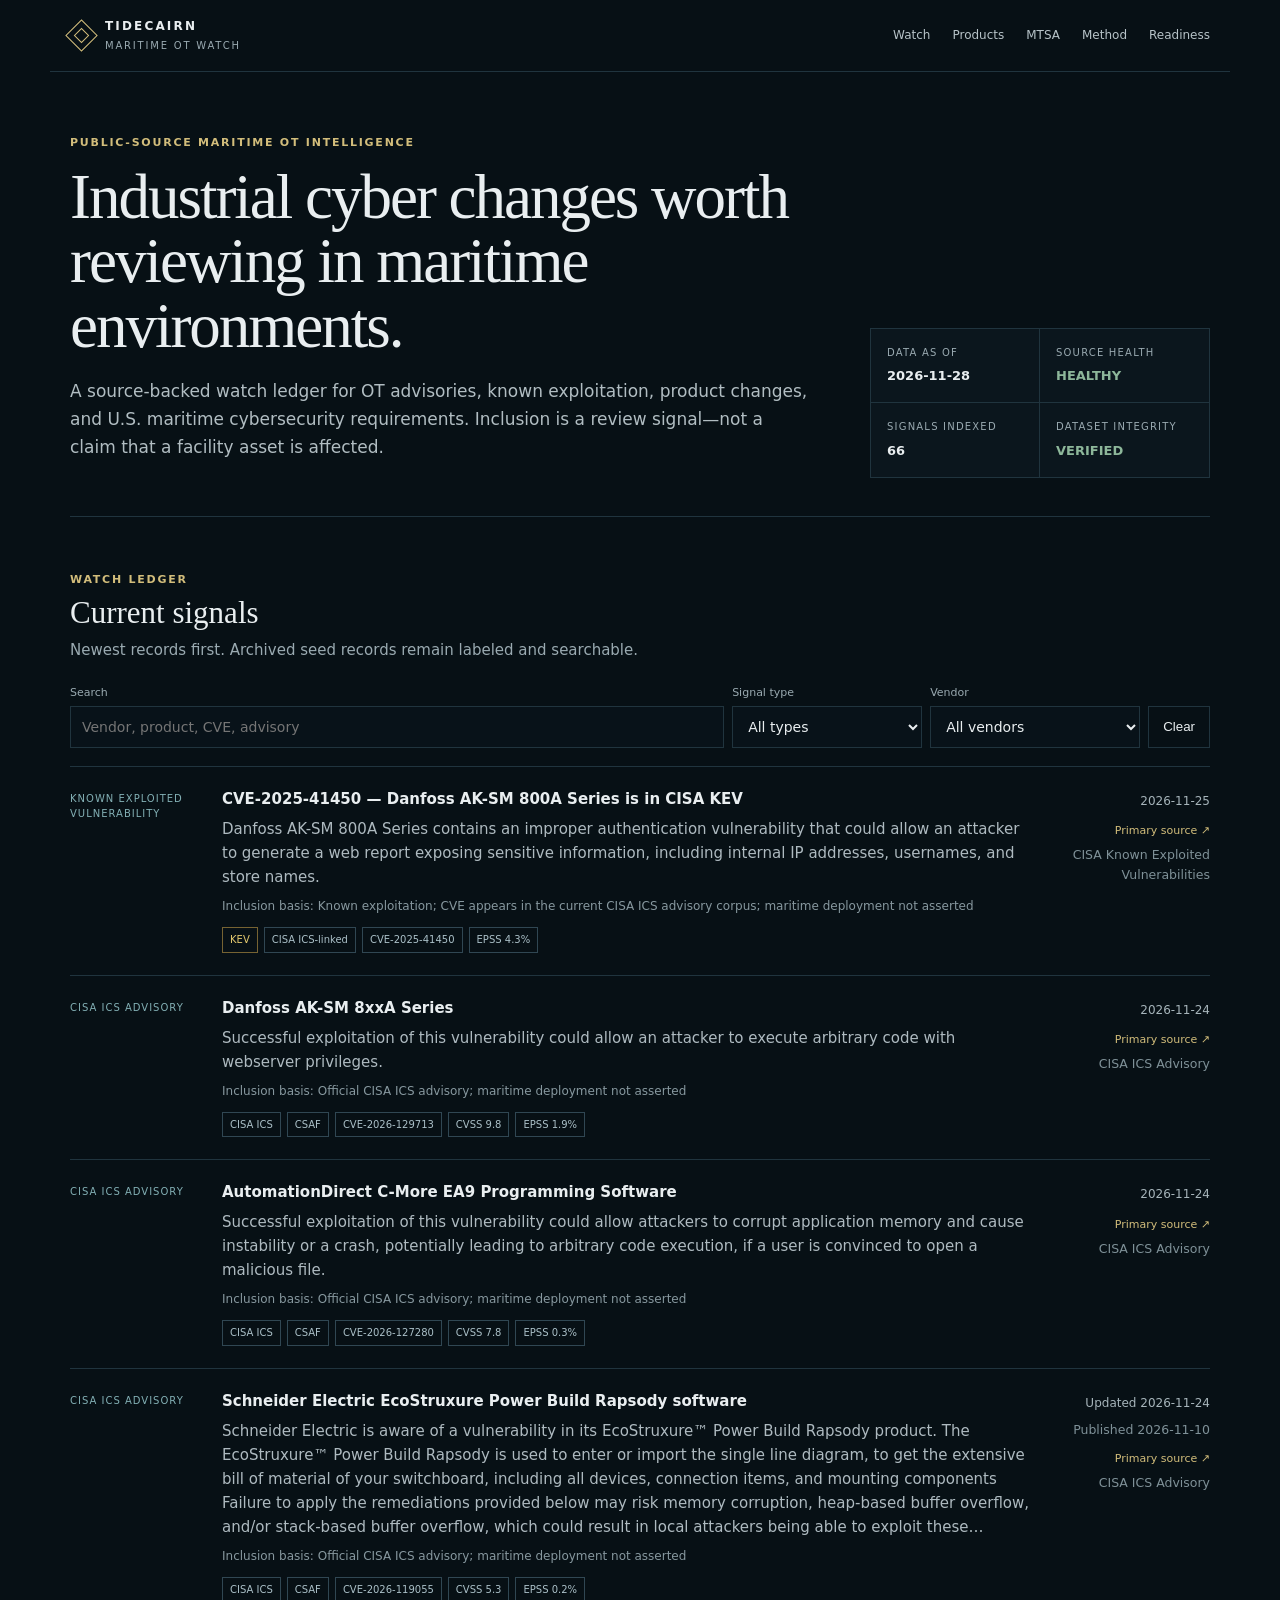
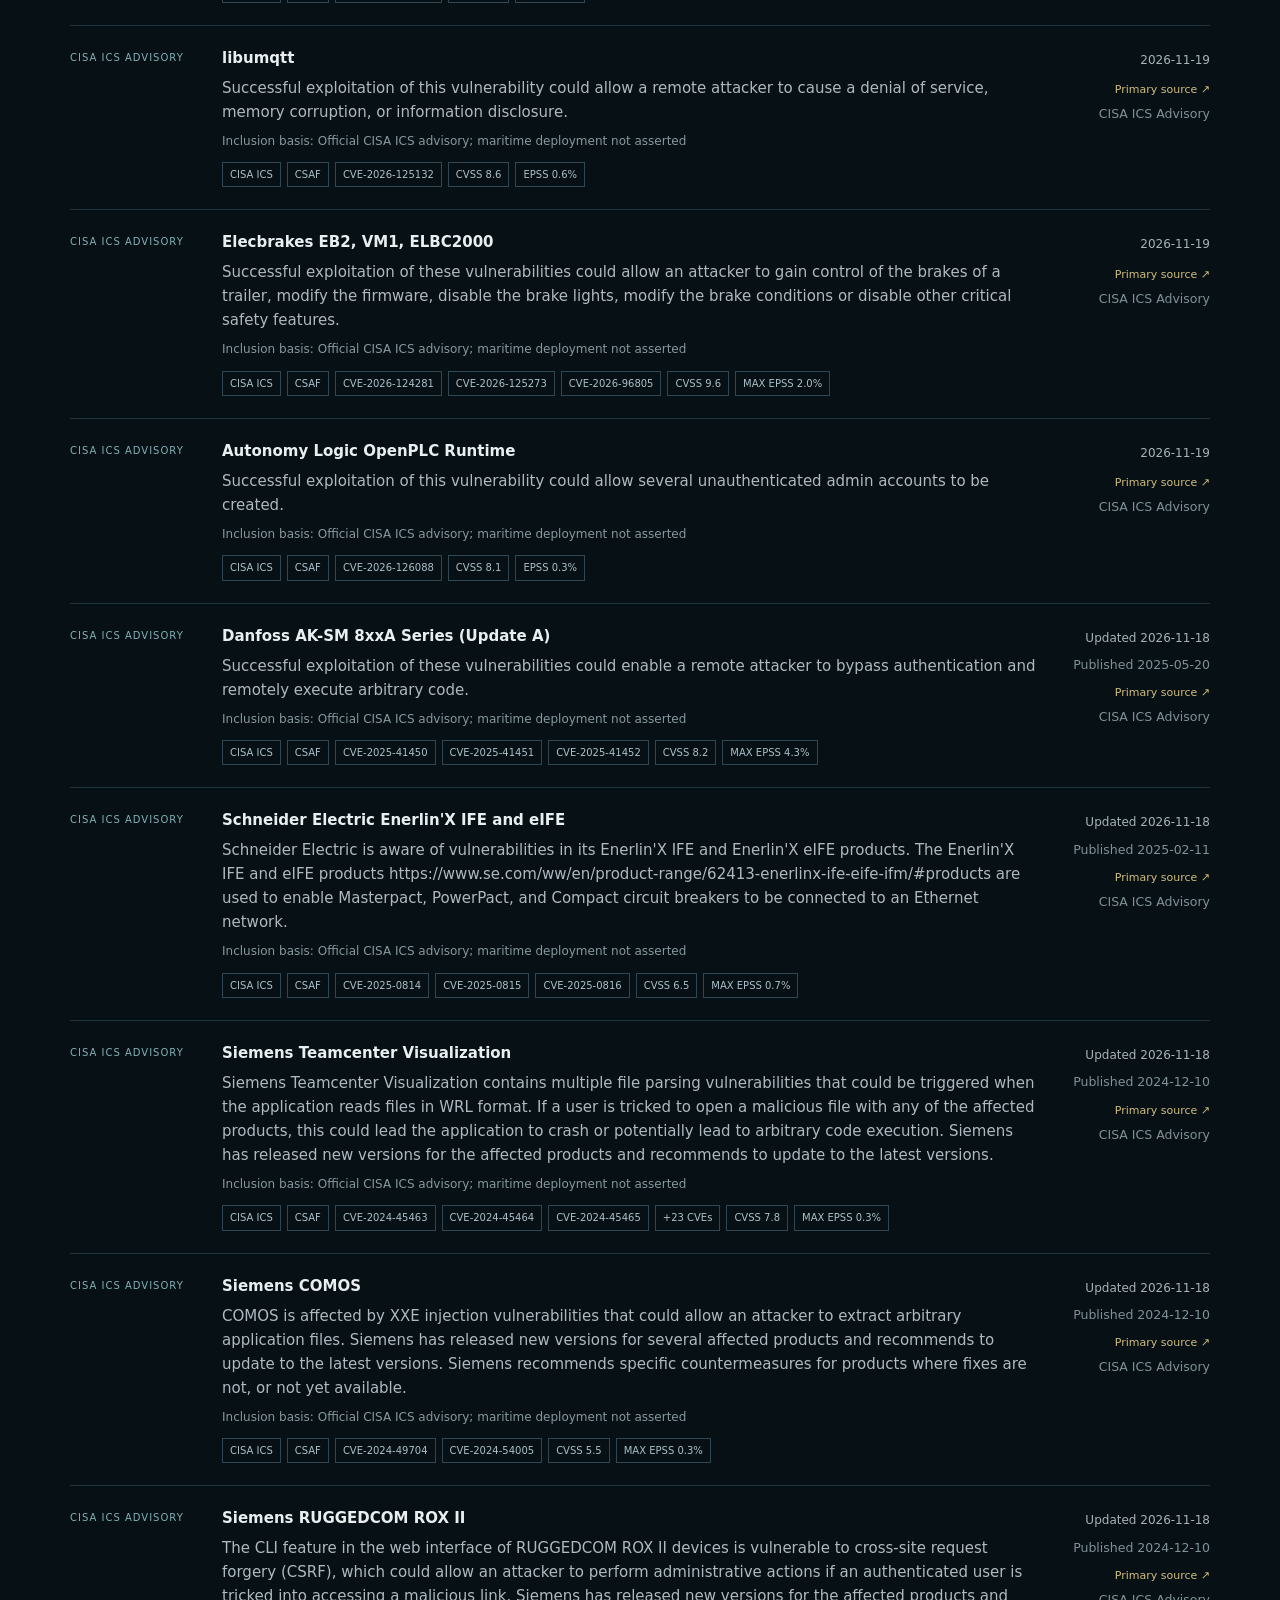
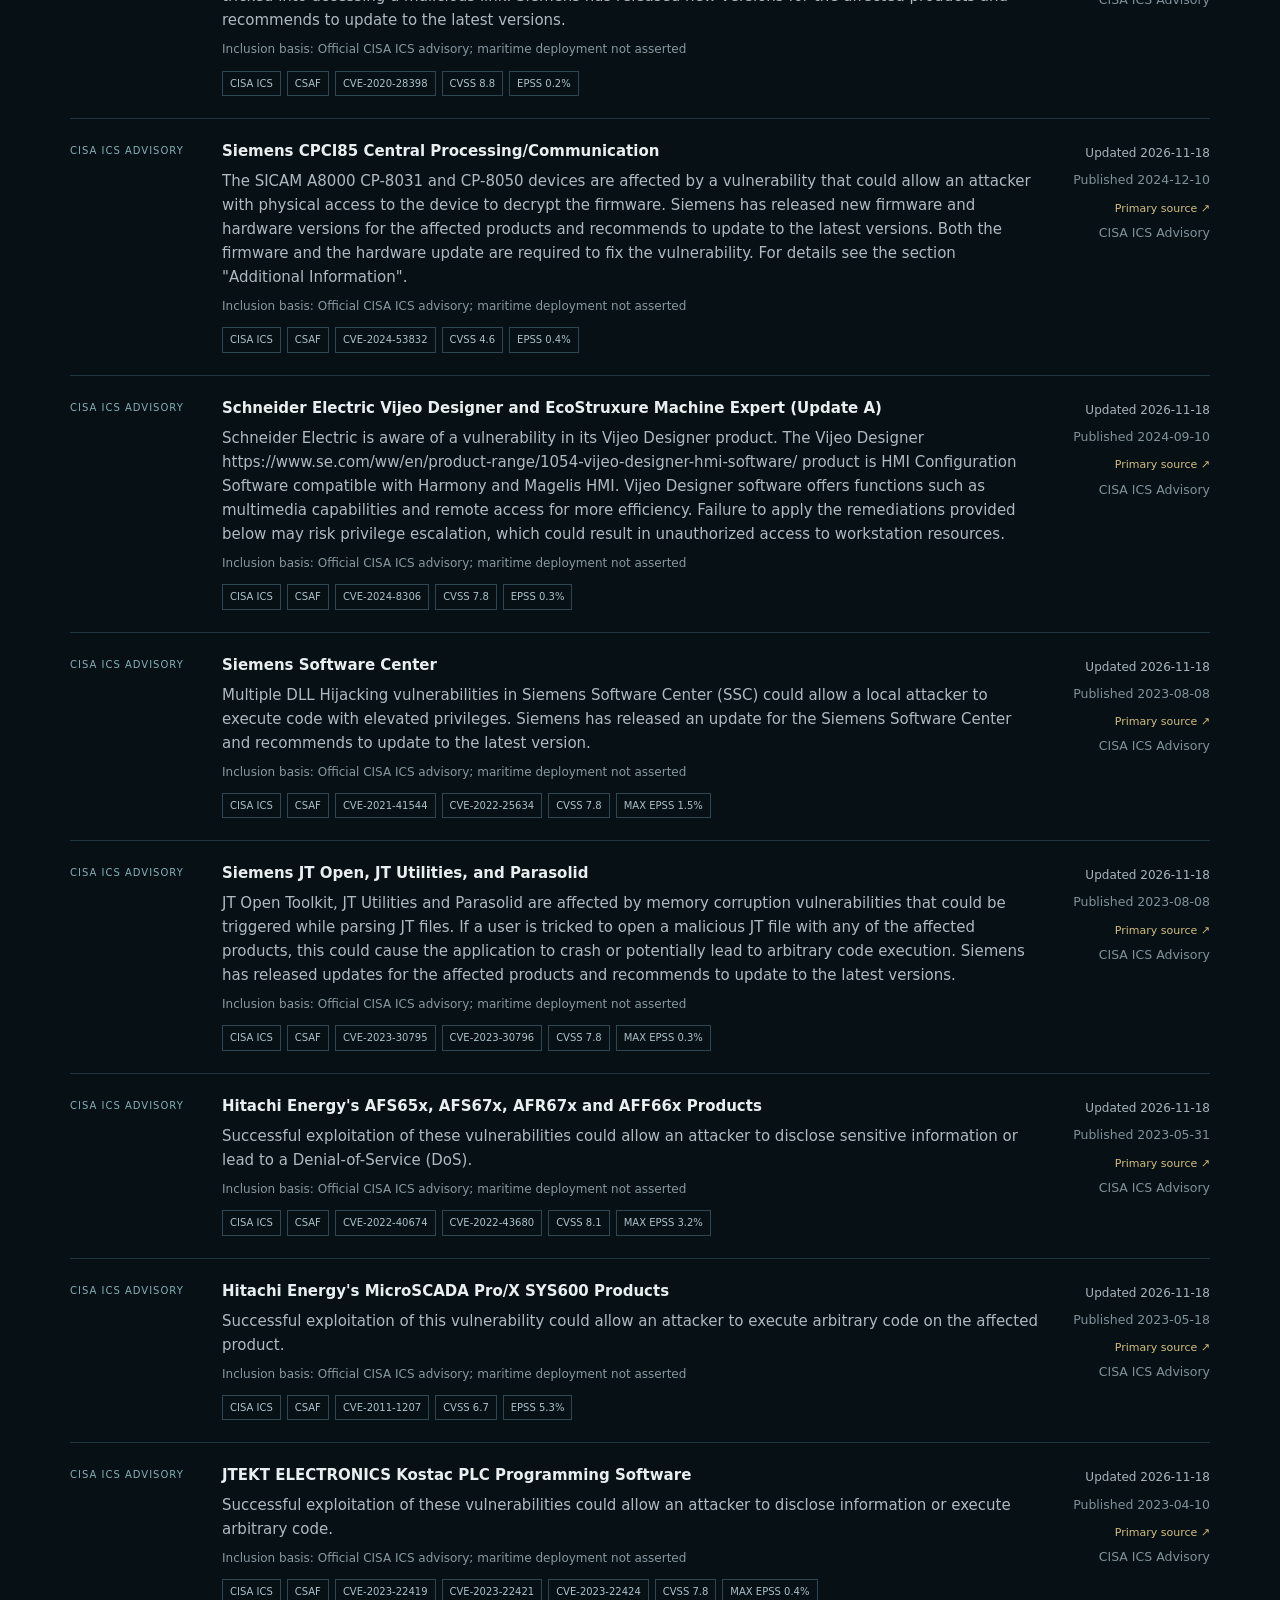
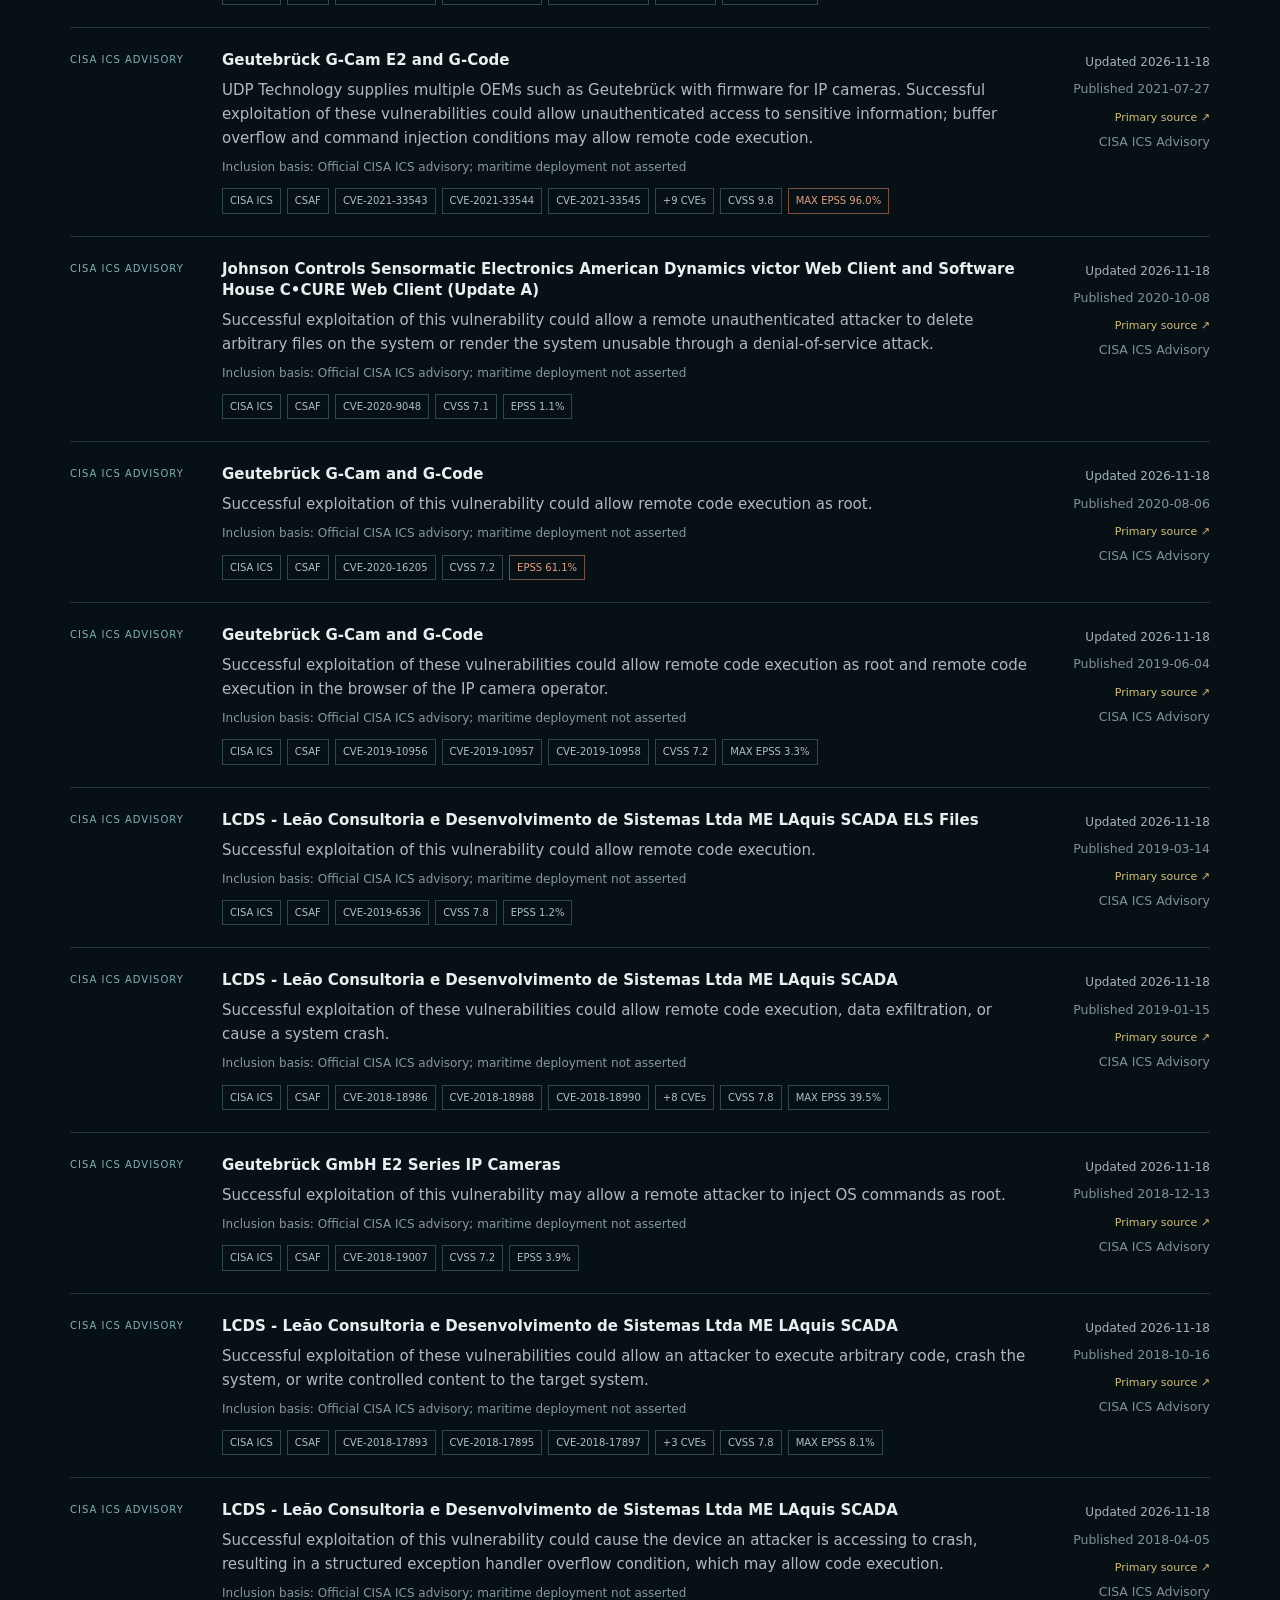
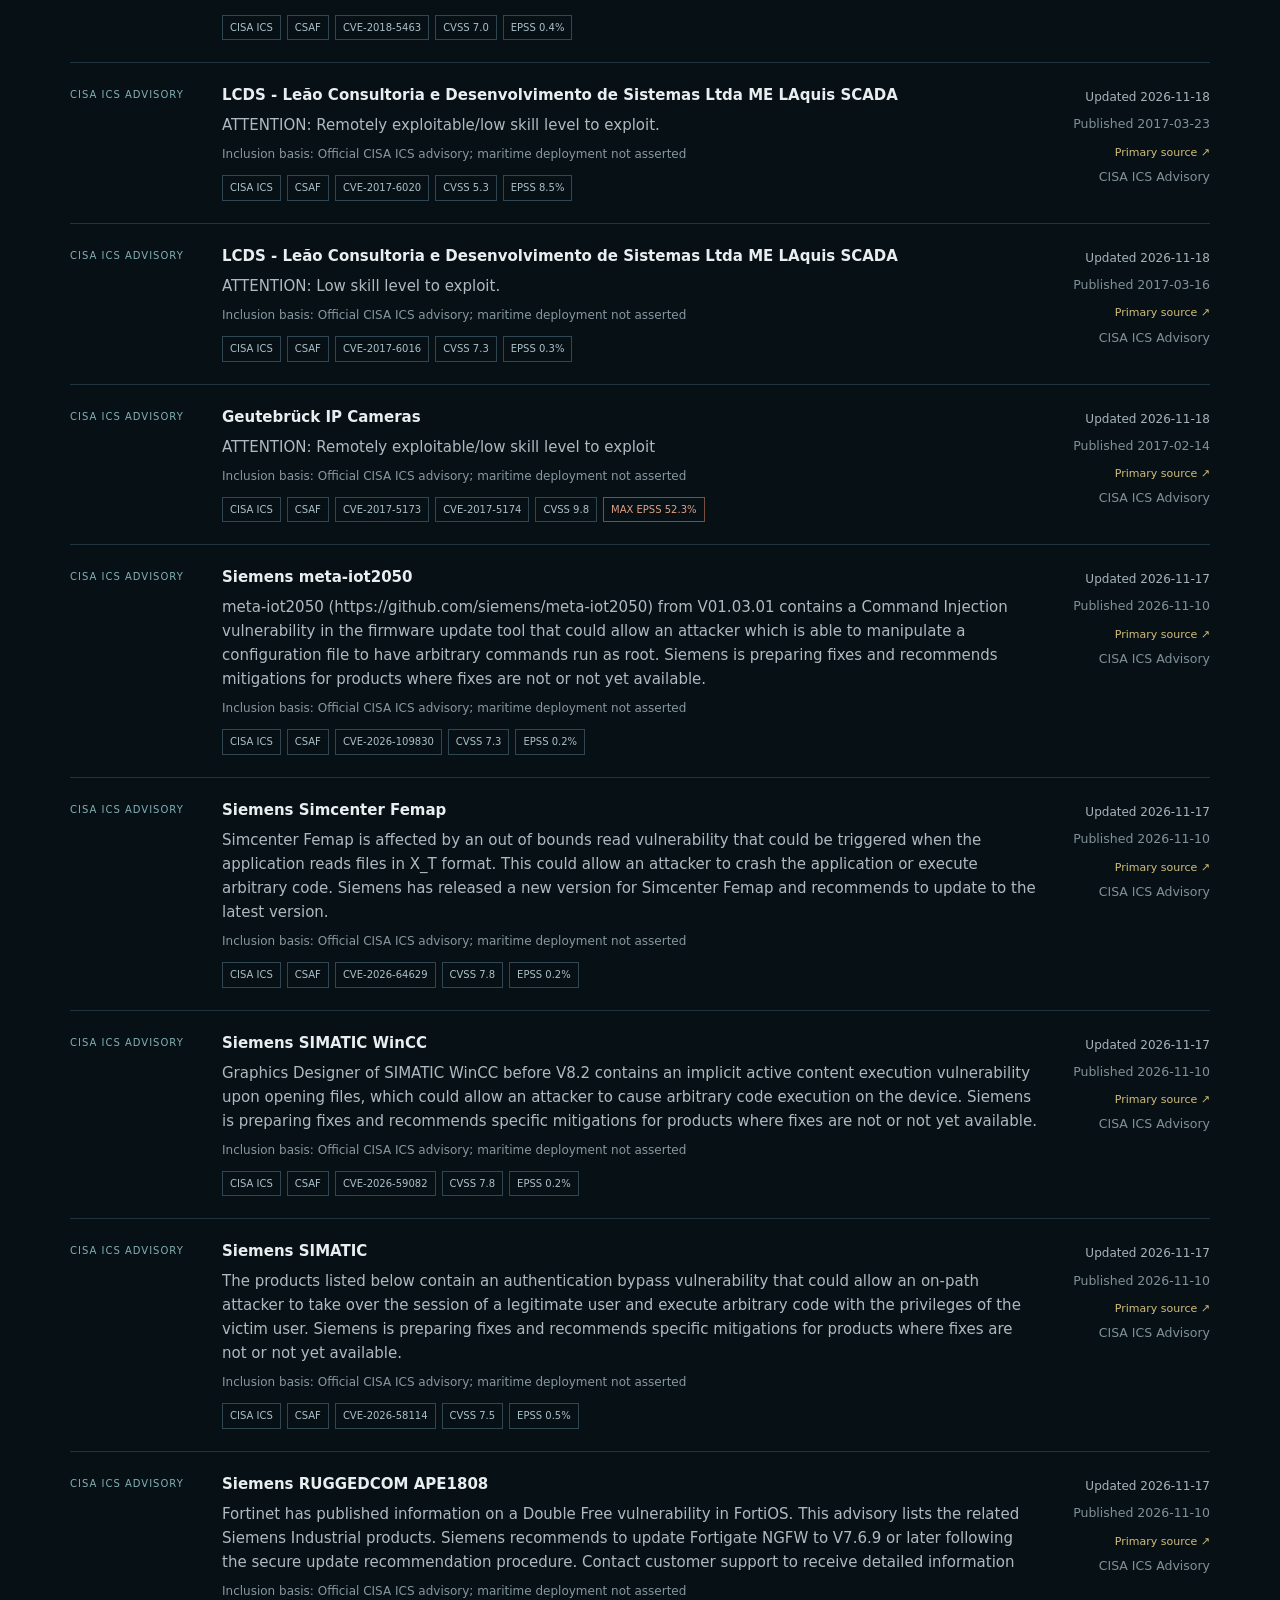
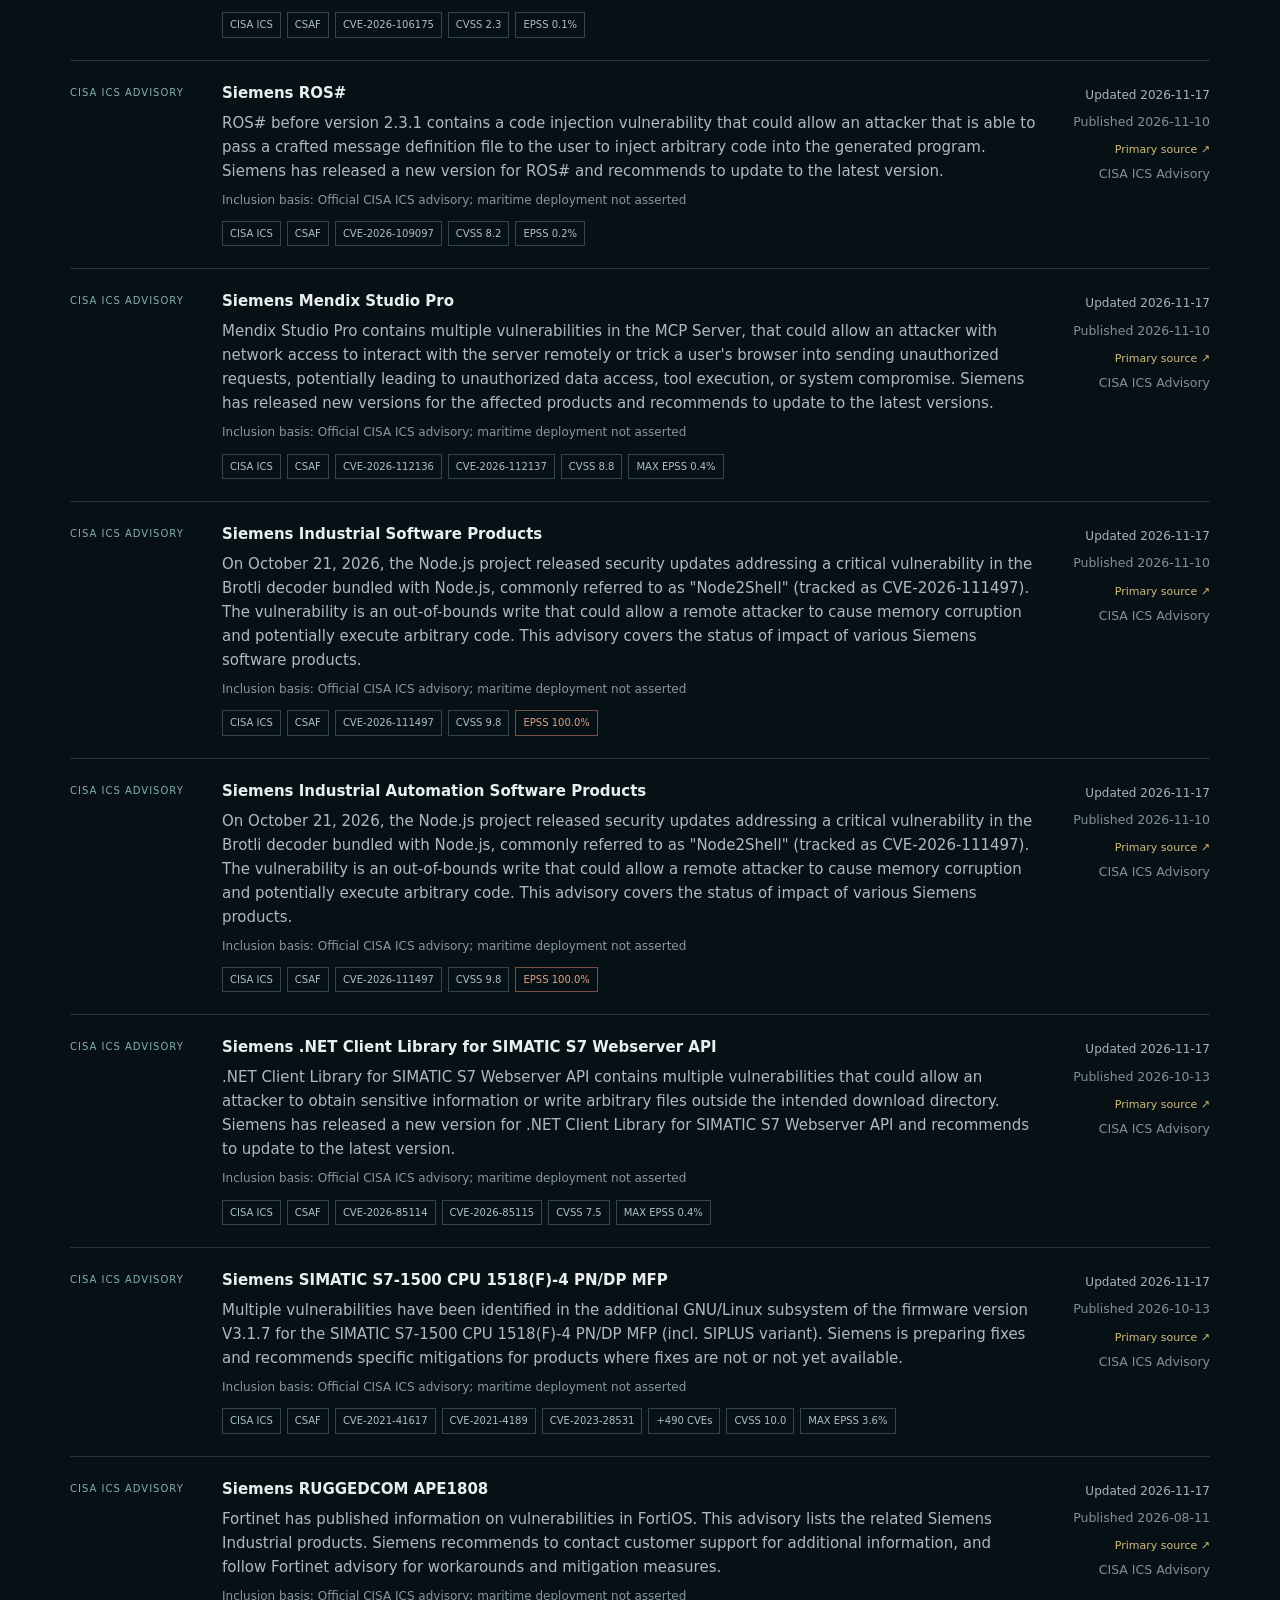
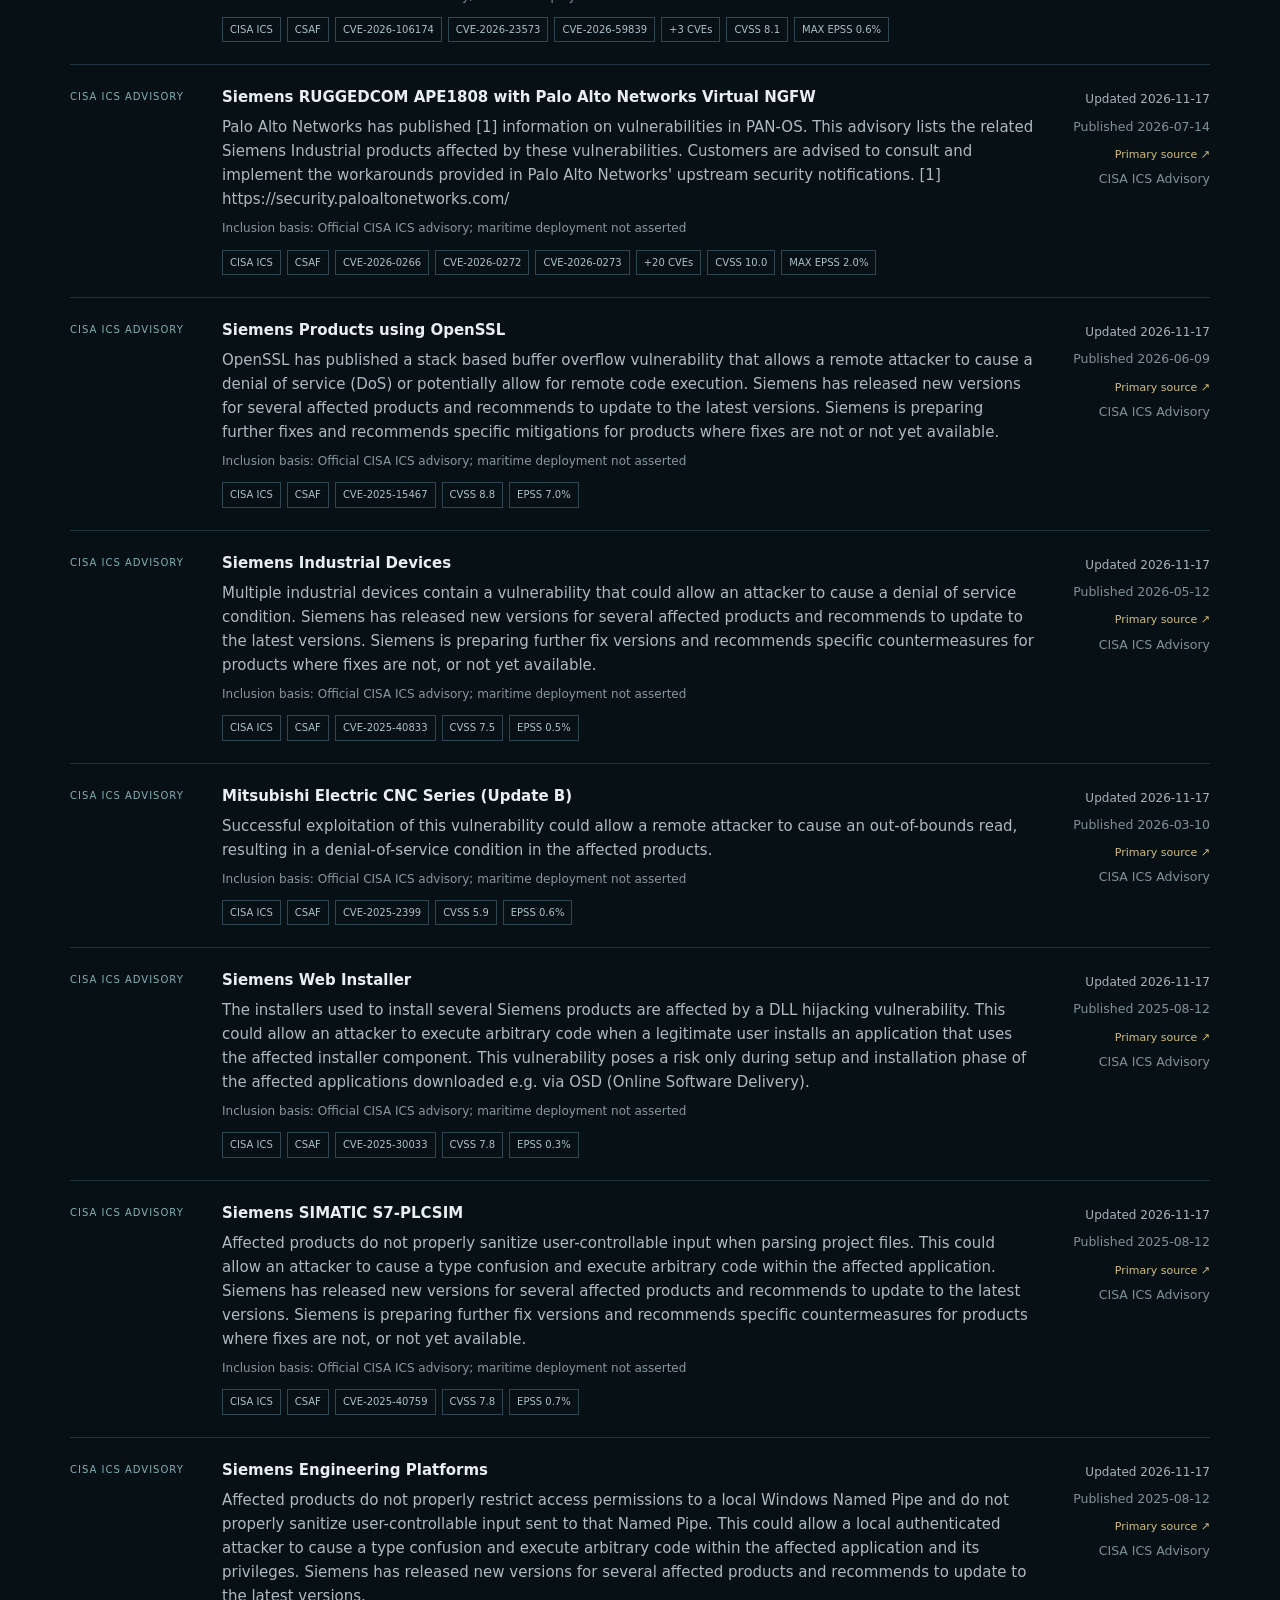
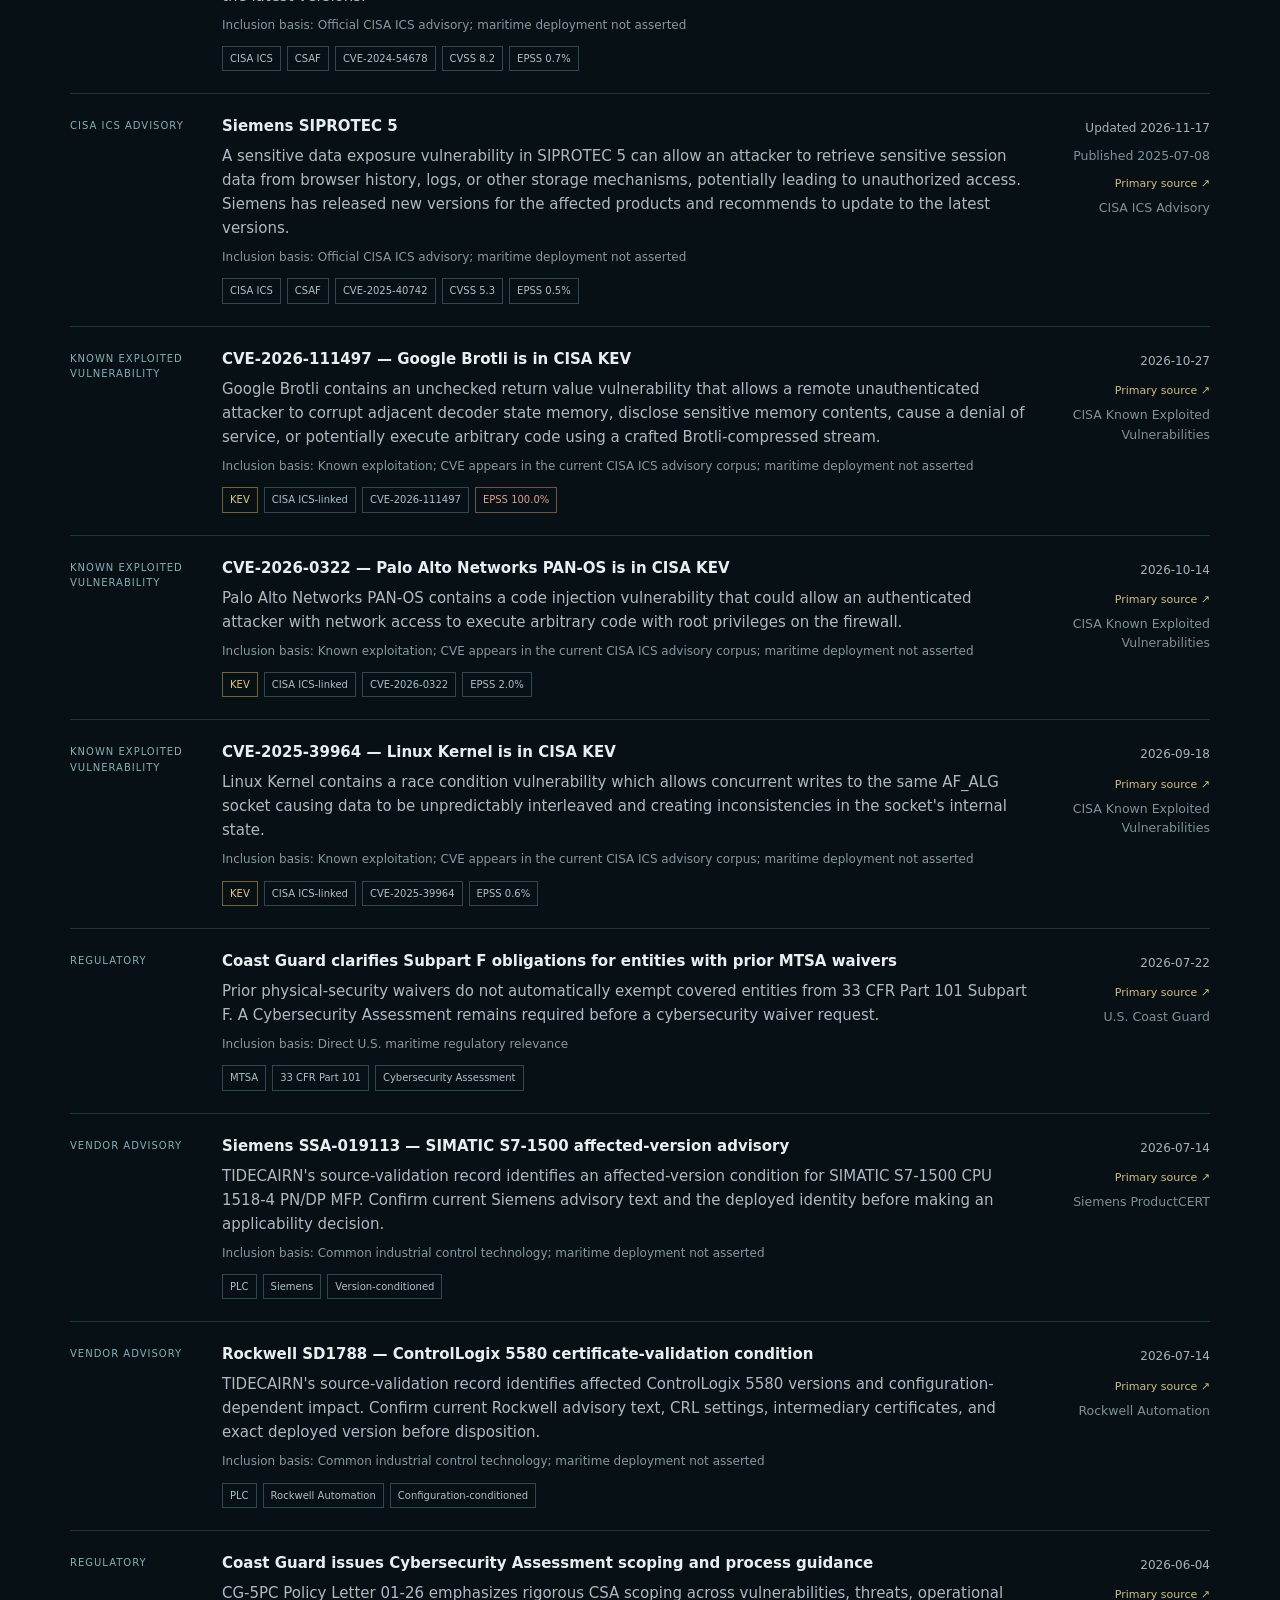
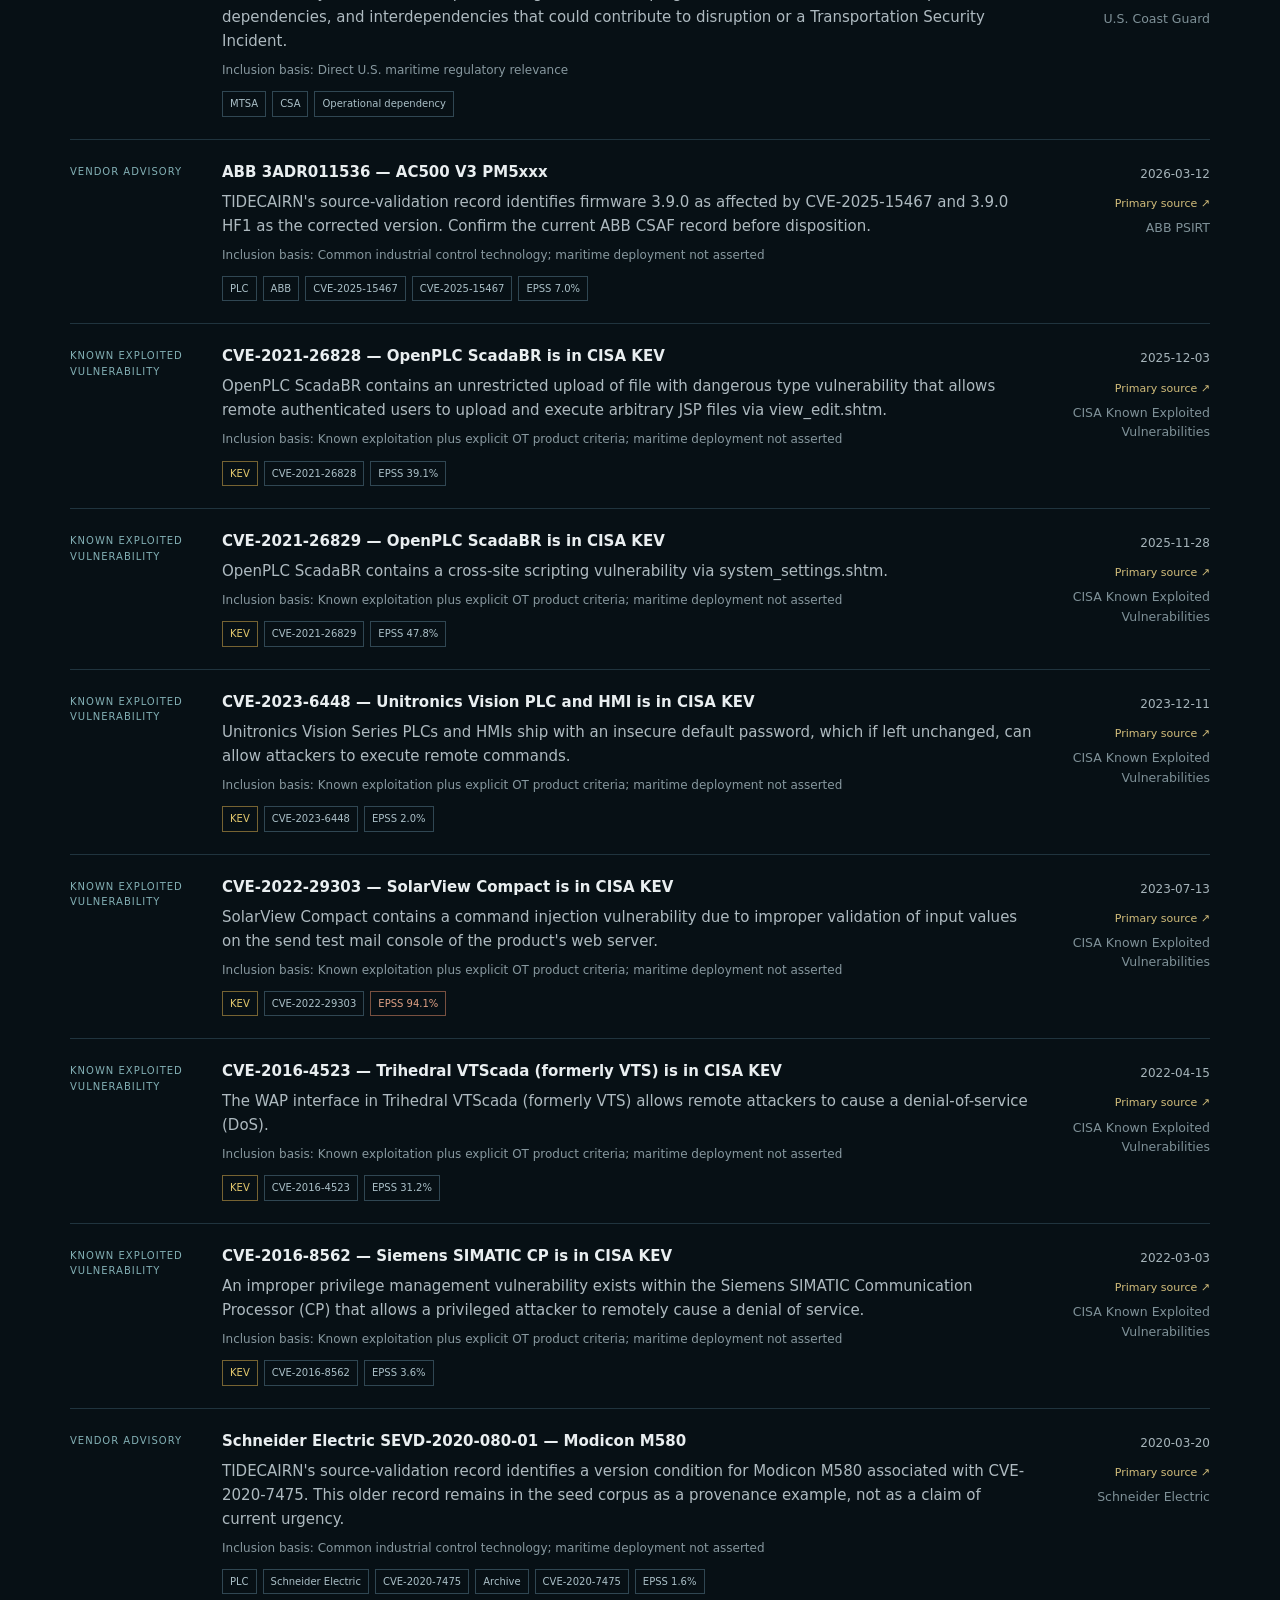
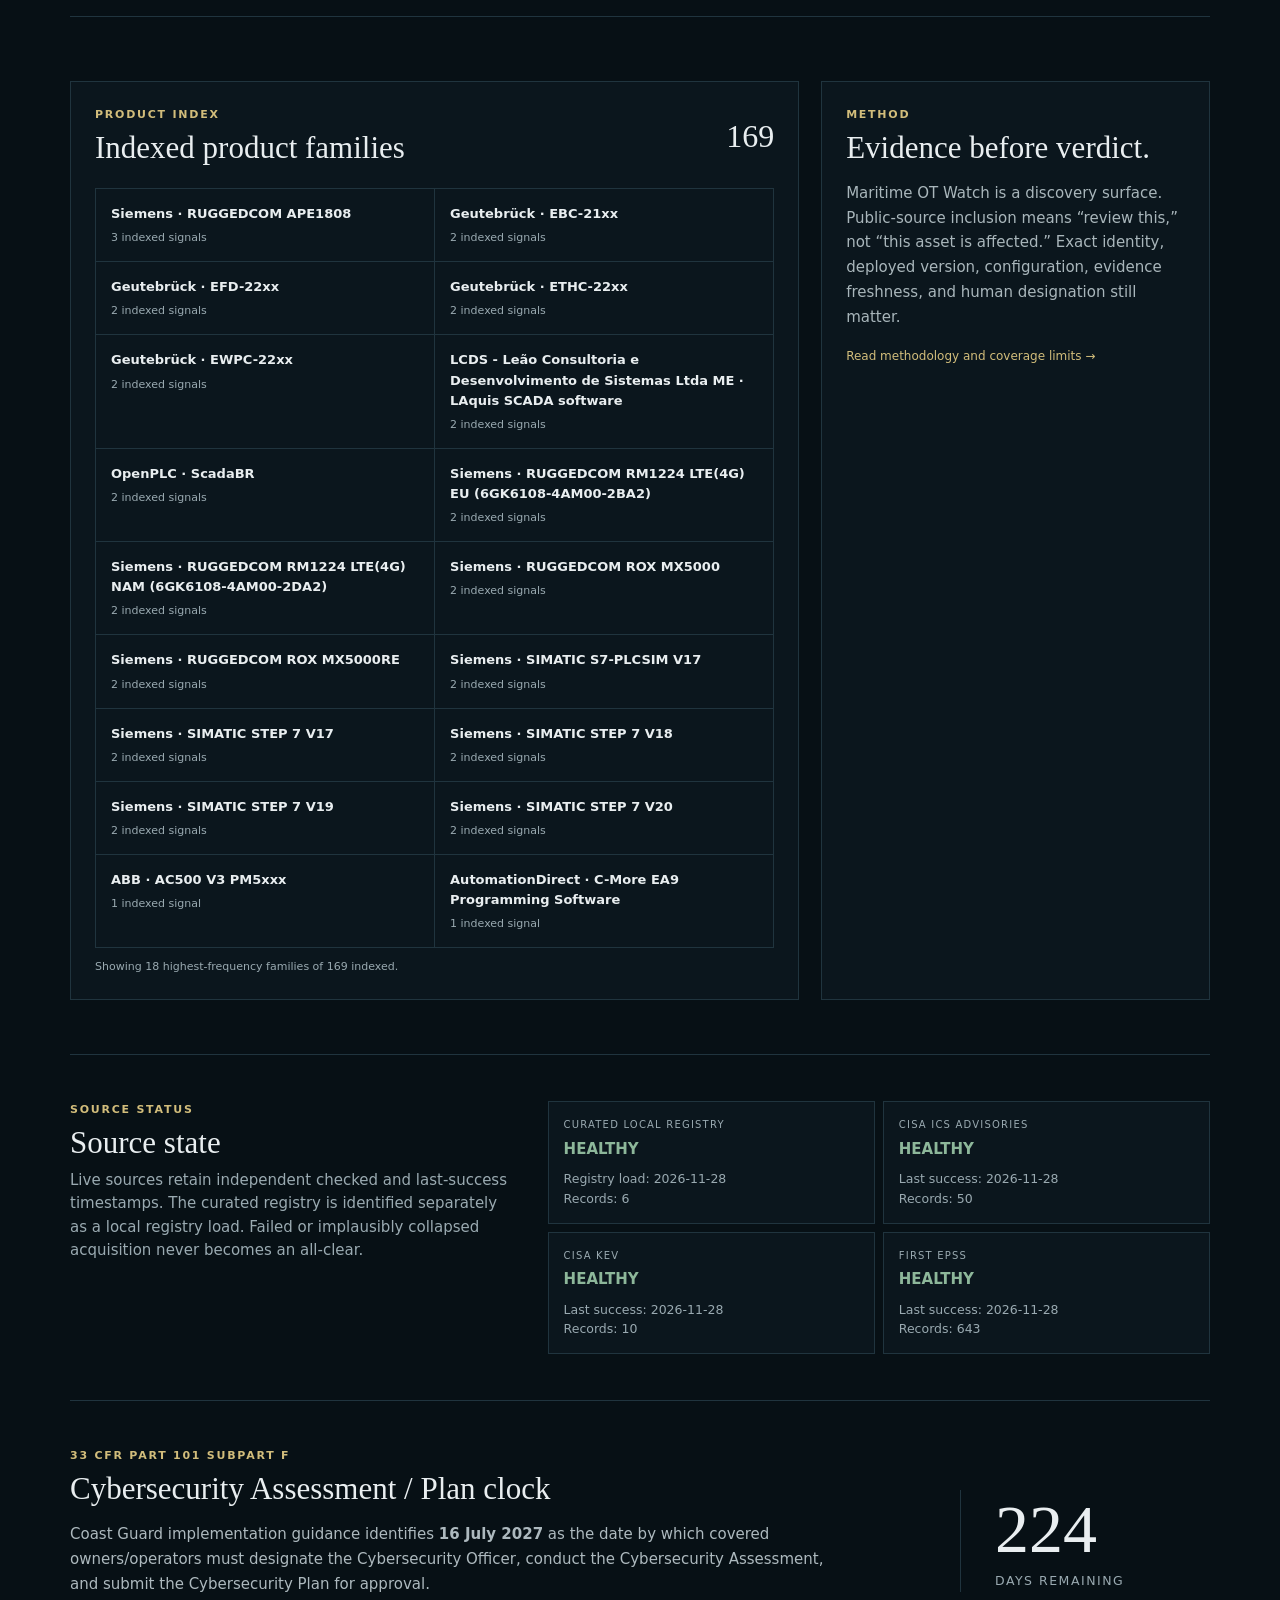
<file: index.html>
<!doctype html>
<html lang="en">
<head>
<meta charset="utf-8">
<meta name="viewport" content="width=device-width,initial-scale=1">
<meta name="color-scheme" content="dark">
<meta name="theme-color" content="#071015">
<meta name="referrer" content="no-referrer">
<meta http-equiv="Content-Security-Policy" content="default-src 'self'; script-src 'self'; style-src 'self'; connect-src 'self'; img-src 'self' data:; object-src 'none'; base-uri 'none'; form-action 'none'; upgrade-insecure-requests">
<title>Maritime OT Watch | TIDECAIRN</title>
<meta name="description" content="Source-backed maritime OT vulnerability, exploitation, and U.S. regulatory-change intelligence from Tidecairn Systems.">
<meta property="og:type" content="website"><meta property="og:title" content="Maritime OT Watch | TIDECAIRN"><meta property="og:description" content="Source-backed maritime OT vulnerability, exploitation, and regulatory-change intelligence.">
<link rel="icon" href="assets/favicon.svg" type="image/svg+xml">
<link rel="stylesheet" href="assets/watch.css">
</head>
<body>
<a class="skip" href="#main">Skip to intelligence</a>
<header class="mast">
  <a class="brand" href="./" aria-label="TIDECAIRN Maritime OT Watch home"><span class="mark" aria-hidden="true"></span><span><strong>TIDECAIRN</strong><small>MARITIME OT WATCH</small></span></a>
  <nav aria-label="Primary"><a href="#watch">Watch</a><a href="#products">Products</a><a href="#regulatory">MTSA</a><a href="#method">Method</a><a href="#readiness">Readiness</a></nav>
</header>
<main id="main">
<section class="hero" aria-labelledby="hero-title">
  <div class="hero-copy"><div class="eyebrow">PUBLIC-SOURCE MARITIME OT INTELLIGENCE</div><h1 id="hero-title">Industrial cyber changes worth reviewing in maritime environments.</h1><p class="dek">A source-backed watch ledger for OT advisories, known exploitation, product changes, and U.S. maritime cybersecurity requirements. Inclusion is a review signal—not a claim that a facility asset is affected.</p></div>
  <div class="status-board" aria-label="Watch status">
    <div><span>Data as of</span><strong id="dataAsOf">—</strong></div><div><span>Source health</span><strong id="sourceHealth">—</strong></div><div><span>Signals indexed</span><strong id="signalCount">—</strong></div><div><span>Dataset integrity</span><strong id="integrity">CHECKING</strong></div>
  </div>
</section>
<section class="watch" id="watch">
  <div class="section-head"><div><div class="eyebrow">WATCH LEDGER</div><h2>Current signals</h2><p>Newest records first. Archived seed records remain labeled and searchable.</p></div></div>
  <div class="filterbar" role="search"><label>Search <input id="search" type="search" autocomplete="off" placeholder="Vendor, product, CVE, advisory"></label><label>Signal type <select id="typeFilter"><option value="">All types</option></select></label><label>Vendor <select id="vendorFilter"><option value="">All vendors</option></select></label><button id="clearFilters" type="button">Clear</button></div>
  <div id="signalStatus" class="sr-only" aria-live="polite"></div><div id="signalList" class="signal-list"></div><div id="emptySignals" class="empty" hidden>No signals match the current filters.</div>
</section>
<section class="split" id="products">
  <div class="panel"><div class="section-head compact"><div><div class="eyebrow">PRODUCT INDEX</div><h2>Indexed product families</h2></div><strong id="productCount" class="metric">—</strong></div><div id="productIndex" class="product-grid"></div><p id="productIndexNote" class="index-note"></p></div>
  <aside class="panel method-card" id="method"><div class="eyebrow">METHOD</div><h2>Evidence before verdict.</h2><p>Maritime OT Watch is a discovery surface. Public-source inclusion means “review this,” not “this asset is affected.” Exact identity, deployed version, configuration, evidence freshness, and human designation still matter.</p><a href="methodology.html">Read methodology and coverage limits →</a></aside>
</section>
<section id="sourceStatus" class="source-status" aria-labelledby="source-title"><div><div class="eyebrow">SOURCE STATUS</div><h2 id="source-title">Source state</h2><p>Live sources retain independent checked and last-success timestamps. The curated registry is identified separately as a local registry load. Failed or implausibly collapsed acquisition never becomes an all-clear.</p></div><div id="sourceGrid" class="source-grid"></div></section>
<section id="regulatory" class="regulatory"><div><div class="eyebrow">33 CFR PART 101 SUBPART F</div><h2>Cybersecurity Assessment / Plan clock</h2><p>Coast Guard implementation guidance identifies <strong>16 July 2027</strong> as the date by which covered owners/operators must designate the Cybersecurity Officer, conduct the Cybersecurity Assessment, and submit the Cybersecurity Plan for approval.</p><a id="uscgSource" target="_blank" rel="noopener noreferrer">Open Coast Guard source ↗</a></div><div class="countdown"><span id="daysRemaining">—</span><small>days remaining</small></div></section>
<section id="readiness" class="readiness"><div class="section-head"><div><div class="eyebrow">LOCAL EVIDENCE READINESS</div><h2>Can you substantiate the assessment?</h2><p>Ten non-sensitive questions. Answers are evaluated in your browser and are not transmitted.</p></div></div><form id="readinessForm"></form><div class="readiness-result" id="readinessResult" hidden aria-live="polite"><div><span>Evidence readiness</span><strong id="readinessScore">—</strong></div><div id="readinessFindings"></div><button type="button" id="copyMatrix">Copy evidence matrix</button></div></section>
<section class="commercial" id="contact"><div><div class="eyebrow">TIDECAIRN WATCHTOWER</div><h2>Private applicability decisions stay local.</h2><p>Watchtower uses a facility's existing OT inventory on a local Windows workstation to produce source-backed applicability decisions, Next Best Evidence tasks, MTSA evidence matrices, human Critical IT/OT designations, signed evidence binders, and measured Proof of Value.</p></div><div class="offer"><span>ASSESSMENT PARTNER</span><strong>Paid technical validation</strong><small>Closed/redacted engagement · conversion credit available</small><a class="contact-link" data-subject="TIDECAIRN Paid Technical Validation" aria-disabled="true">Contact Tidecairn Systems</a></div></section>

</main>
<footer><div><strong>TIDECAIRN</strong><span>Maritime OT Decision Intelligence</span></div><div class="footer-links"><a href="methodology.html">Methodology</a><a href="privacy.html">Privacy</a></div><p>Public-source intelligence. Not a compliance determination, certification, or substitute for current vendor or agency guidance.</p></footer>
<script src="assets/watch.js" defer></script>
</body></html>
</file>
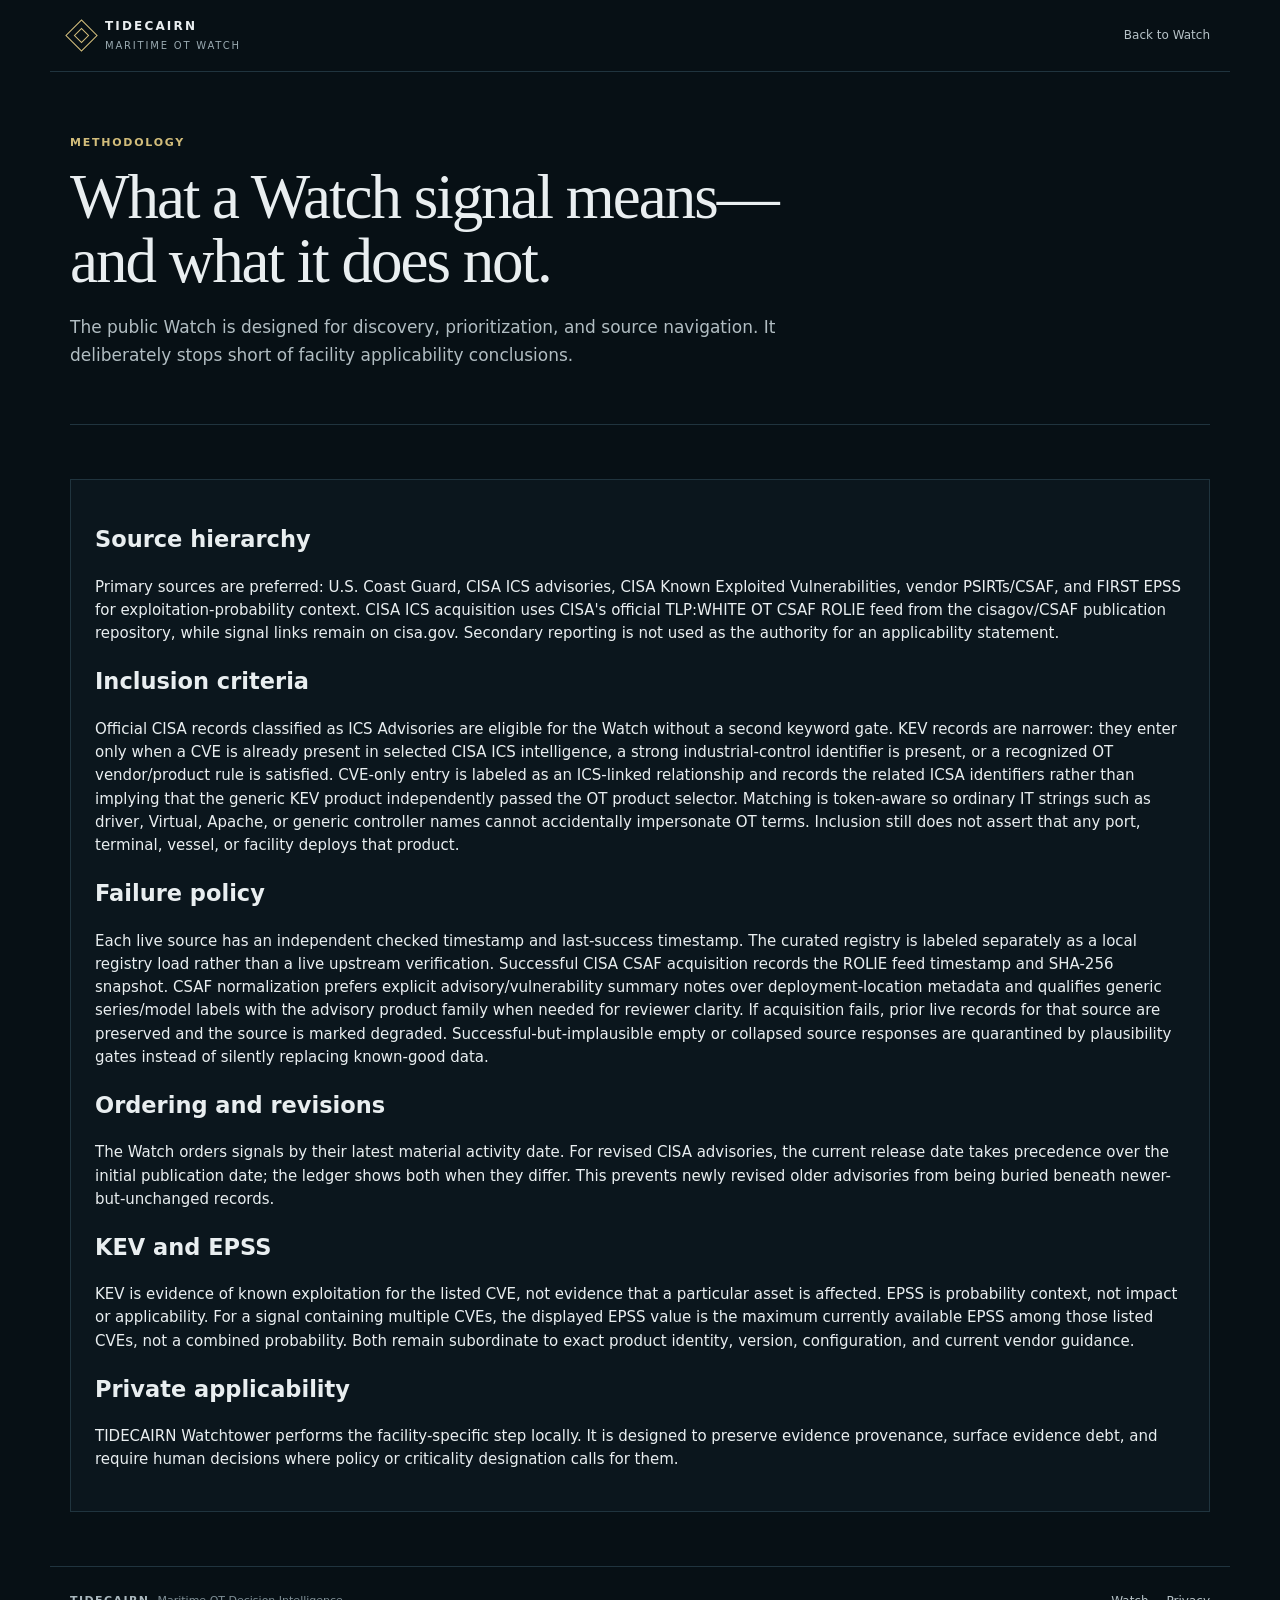
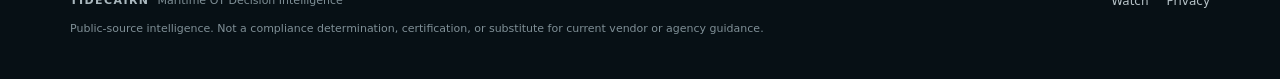
<file: methodology.html>
<!doctype html><html lang="en"><head><meta charset="utf-8"><meta name="viewport" content="width=device-width,initial-scale=1"><meta name="color-scheme" content="dark"><meta name="theme-color" content="#071015"><meta name="referrer" content="no-referrer"><meta http-equiv="Content-Security-Policy" content="default-src 'self'; style-src 'self'; img-src 'self' data:; object-src 'none'; base-uri 'none'; form-action 'none'; upgrade-insecure-requests"><title>Methodology | Maritime OT Watch</title><link rel="icon" href="assets/favicon.svg"><link rel="stylesheet" href="assets/watch.css"></head><body><a class="skip" href="#main">Skip to content</a><header class="mast"><a class="brand" href="./" aria-label="TIDECAIRN Maritime OT Watch home"><span class="mark" aria-hidden="true"></span><span><strong>TIDECAIRN</strong><small>MARITIME OT WATCH</small></span></a><nav aria-label="Primary"><a href="./">Back to Watch</a></nav></header><main id="main"><section class="hero"><div class="hero-copy"><div class="eyebrow">METHODOLOGY</div><h1>What a Watch signal means—and what it does not.</h1><p class="dek">The public Watch is designed for discovery, prioritization, and source navigation. It deliberately stops short of facility applicability conclusions.</p></div></section><section class="watch"><div class="panel"><h2>Source hierarchy</h2><p>Primary sources are preferred: U.S. Coast Guard, CISA ICS advisories, CISA Known Exploited Vulnerabilities, vendor PSIRTs/CSAF, and FIRST EPSS for exploitation-probability context. CISA ICS acquisition uses CISA's official TLP:WHITE OT CSAF ROLIE feed from the cisagov/CSAF publication repository, while signal links remain on cisa.gov. Secondary reporting is not used as the authority for an applicability statement.</p><h2>Inclusion criteria</h2><p>Official CISA records classified as ICS Advisories are eligible for the Watch without a second keyword gate. KEV records are narrower: they enter only when a CVE is already present in selected CISA ICS intelligence, a strong industrial-control identifier is present, or a recognized OT vendor/product rule is satisfied. CVE-only entry is labeled as an ICS-linked relationship and records the related ICSA identifiers rather than implying that the generic KEV product independently passed the OT product selector. Matching is token-aware so ordinary IT strings such as driver, Virtual, Apache, or generic controller names cannot accidentally impersonate OT terms. Inclusion still does not assert that any port, terminal, vessel, or facility deploys that product.</p><h2>Failure policy</h2><p>Each live source has an independent checked timestamp and last-success timestamp. The curated registry is labeled separately as a local registry load rather than a live upstream verification. Successful CISA CSAF acquisition records the ROLIE feed timestamp and SHA-256 snapshot. CSAF normalization prefers explicit advisory/vulnerability summary notes over deployment-location metadata and qualifies generic series/model labels with the advisory product family when needed for reviewer clarity. If acquisition fails, prior live records for that source are preserved and the source is marked degraded. Successful-but-implausible empty or collapsed source responses are quarantined by plausibility gates instead of silently replacing known-good data.</p><h2>Ordering and revisions</h2><p>The Watch orders signals by their latest material activity date. For revised CISA advisories, the current release date takes precedence over the initial publication date; the ledger shows both when they differ. This prevents newly revised older advisories from being buried beneath newer-but-unchanged records.</p><h2>KEV and EPSS</h2><p>KEV is evidence of known exploitation for the listed CVE, not evidence that a particular asset is affected. EPSS is probability context, not impact or applicability. For a signal containing multiple CVEs, the displayed EPSS value is the maximum currently available EPSS among those listed CVEs, not a combined probability. Both remain subordinate to exact product identity, version, configuration, and current vendor guidance.</p><h2>Private applicability</h2><p>TIDECAIRN Watchtower performs the facility-specific step locally. It is designed to preserve evidence provenance, surface evidence debt, and require human decisions where policy or criticality designation calls for them.</p></div></section></main><footer><div><strong>TIDECAIRN</strong><span>Maritime OT Decision Intelligence</span></div><div class="footer-links"><a href="./">Watch</a><a href="privacy.html">Privacy</a></div><p>Public-source intelligence. Not a compliance determination, certification, or substitute for current vendor or agency guidance.</p></footer></body></html>
</file>
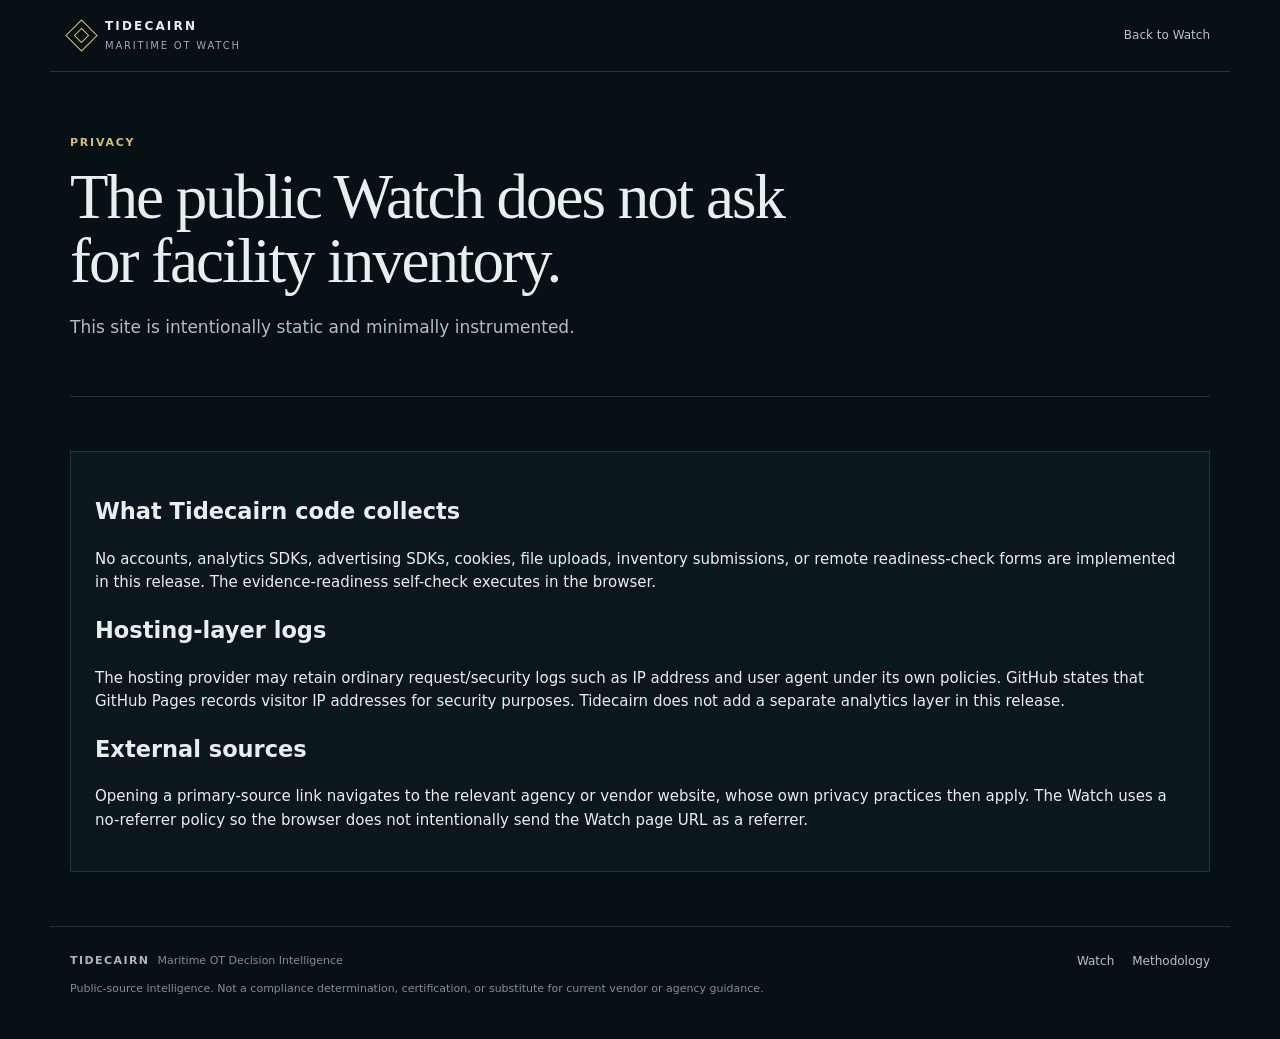
<file: privacy.html>
<!doctype html><html lang="en"><head><meta charset="utf-8"><meta name="viewport" content="width=device-width,initial-scale=1"><meta name="color-scheme" content="dark"><meta name="theme-color" content="#071015"><meta name="referrer" content="no-referrer"><meta http-equiv="Content-Security-Policy" content="default-src 'self'; style-src 'self'; img-src 'self' data:; object-src 'none'; base-uri 'none'; form-action 'none'; upgrade-insecure-requests"><title>Privacy | Maritime OT Watch</title><link rel="icon" href="assets/favicon.svg"><link rel="stylesheet" href="assets/watch.css"></head><body><a class="skip" href="#main">Skip to content</a><header class="mast"><a class="brand" href="./" aria-label="TIDECAIRN Maritime OT Watch home"><span class="mark" aria-hidden="true"></span><span><strong>TIDECAIRN</strong><small>MARITIME OT WATCH</small></span></a><nav aria-label="Primary"><a href="./">Back to Watch</a></nav></header><main id="main"><section class="hero"><div class="hero-copy"><div class="eyebrow">PRIVACY</div><h1>The public Watch does not ask for facility inventory.</h1><p class="dek">This site is intentionally static and minimally instrumented.</p></div></section><section class="watch"><div class="panel"><h2>What Tidecairn code collects</h2><p>No accounts, analytics SDKs, advertising SDKs, cookies, file uploads, inventory submissions, or remote readiness-check forms are implemented in this release. The evidence-readiness self-check executes in the browser.</p><h2>Hosting-layer logs</h2><p>The hosting provider may retain ordinary request/security logs such as IP address and user agent under its own policies. GitHub states that GitHub Pages records visitor IP addresses for security purposes. Tidecairn does not add a separate analytics layer in this release.</p><h2>External sources</h2><p>Opening a primary-source link navigates to the relevant agency or vendor website, whose own privacy practices then apply. The Watch uses a no-referrer policy so the browser does not intentionally send the Watch page URL as a referrer.</p></div></section></main><footer><div><strong>TIDECAIRN</strong><span>Maritime OT Decision Intelligence</span></div><div class="footer-links"><a href="./">Watch</a><a href="methodology.html">Methodology</a></div><p>Public-source intelligence. Not a compliance determination, certification, or substitute for current vendor or agency guidance.</p></footer></body></html>
</file>
<file: assets/watch.css>
:root{--bg:#071015;--panel:#0b161d;--panel2:#0d1a21;--line:#20343e;--text:#e9eef0;--muted:#9aaab1;--sand:#d2bd7b;--sea:#83b0b5;--good:#8db79a;--warn:#d7b06e;--bad:#d48672;--w:1180px;--serif:Georgia,"Times New Roman",serif;--sans:Inter,ui-sans-serif,system-ui,-apple-system,"Segoe UI",sans-serif}*{box-sizing:border-box}html{scroll-behavior:smooth}body{margin:0;background:var(--bg);color:var(--text);font:15px/1.55 var(--sans);text-rendering:optimizeLegibility}.skip{position:absolute;left:12px;top:-80px;background:var(--sand);color:#071015;padding:10px 14px;z-index:100}.skip:focus{top:12px}.mast{min-height:72px;border-bottom:1px solid var(--line);display:flex;align-items:center;justify-content:space-between;max-width:var(--w);margin:auto;padding:0 20px}.brand{display:flex;gap:12px;align-items:center;text-decoration:none;color:var(--text)}.mark{width:23px;height:23px;border:1px solid var(--sand);transform:rotate(45deg);position:relative;flex:0 0 auto}.mark:after{content:"";position:absolute;inset:5px;border:1px solid var(--sand)}.brand strong{display:block;letter-spacing:.18em;font-size:12px}.brand small{display:block;color:var(--muted);font-size:10px;letter-spacing:.18em;margin-top:2px}.mast nav{display:flex;gap:22px}.mast nav a,.footer-links a{color:#b7c3c8;text-decoration:none;font-size:12px}.mast nav a:hover,.mast nav a:focus,.footer-links a:hover,.footer-links a:focus{color:#fff}a:focus-visible,button:focus-visible,input:focus-visible,select:focus-visible{outline:2px solid var(--sand);outline-offset:3px}main,footer{max-width:var(--w);margin:auto;padding-left:20px;padding-right:20px}.hero{padding:62px 0 38px;border-bottom:1px solid var(--line);display:grid;grid-template-columns:minmax(0,1fr) 340px;gap:56px;align-items:end}.eyebrow{color:var(--sand);font-size:11px;font-weight:700;letter-spacing:.16em}.hero h1{font:400 clamp(39px,5vw,63px)/1.02 var(--serif);max-width:790px;margin:14px 0 19px;letter-spacing:-.032em}.dek{font-size:17px;line-height:1.65;max-width:760px;color:#b1bdc2}.status-board{border:1px solid var(--line);background:var(--panel);display:grid;grid-template-columns:1fr 1fr}.status-board div{padding:16px;border-right:1px solid var(--line);border-bottom:1px solid var(--line)}.status-board div:nth-child(2n){border-right:0}.status-board div:nth-last-child(-n+2){border-bottom:0}.status-board span,.offer span,.readiness-result span,.source-card span{display:block;color:var(--muted);text-transform:uppercase;letter-spacing:.12em;font-size:10px}.status-board strong{display:block;margin-top:6px;font-size:13px}.status-good{color:var(--good)}.status-warn{color:var(--warn)}.status-bad{color:var(--bad)}.watch,.readiness{padding:54px 0}.section-head{display:flex;justify-content:space-between;align-items:end;gap:30px;margin-bottom:22px}.section-head.compact{align-items:center}.section-head h2,.regulatory h2,.commercial h2,.method-card h2,.source-status h2{font:400 31px/1.15 var(--serif);margin:7px 0 0}.section-head p,.source-status p{color:var(--muted);margin:8px 0 0;max-width:720px}.metric{font:400 32px var(--serif)}.filterbar{display:grid;grid-template-columns:minmax(260px,1fr) 190px 210px auto;gap:8px;margin-bottom:18px}.filterbar label{font-size:11px;color:var(--muted)}.filterbar input,.filterbar select{display:block;width:100%;margin-top:5px;background:#081219;border:1px solid var(--line);color:var(--text);min-height:42px;padding:9px 11px;font:14px var(--sans)}.filterbar button{align-self:end;min-height:42px;background:transparent;border:1px solid var(--line);color:var(--text);padding:9px 14px;cursor:pointer}.signal-list{border-top:1px solid var(--line)}.signal{display:grid;grid-template-columns:130px minmax(0,1fr) 150px;gap:22px;padding:22px 0;border-bottom:1px solid var(--line)}.sig-type{font-size:10px;text-transform:uppercase;letter-spacing:.1em;color:var(--sea);padding-top:2px}.sig-main h3{font-size:15px;line-height:1.4;margin:0 0 7px}.sig-main p{color:#aebac0;line-height:1.6;margin:0}.sig-relevance{font-size:12px!important;color:#87989f!important;margin-top:8px!important}.badges{display:flex;flex-wrap:wrap;gap:6px;margin-top:11px}.badge{border:1px solid #304753;padding:4px 7px;color:#abc0c8;font-size:10px}.badge.hot{border-color:#785040;color:#dfa084}.badge.kev{border-color:#766332;color:#e4c96e}.sig-side{text-align:right}.sig-side time{font-size:12px;color:#a6b4ba}.sig-side a{display:block;margin-top:10px;color:var(--sand);text-decoration:none;font-size:11px}.sig-side small{display:block;color:#7f9198;margin-top:6px}.split{display:grid;grid-template-columns:1.5fr .8fr;gap:22px;padding:10px 0 54px}.panel{border:1px solid var(--line);background:var(--panel);padding:24px}.product-grid{display:grid;grid-template-columns:repeat(2,1fr);gap:1px;background:var(--line);border:1px solid var(--line)}.product{background:var(--panel);padding:15px}.product strong{display:block;font-size:13px}.product span{display:block;color:var(--muted);font-size:11px;margin-top:5px}.method-card p{color:#a9b6bb;line-height:1.65}.method-card a,.regulatory a{color:var(--sand);text-decoration:none;font-size:12px}.source-status{border-top:1px solid var(--line);padding:46px 0;display:grid;grid-template-columns:1fr 1.5fr;gap:36px;align-items:start}.source-grid{display:grid;grid-template-columns:1fr 1fr;gap:8px}.source-card{border:1px solid var(--line);background:var(--panel);padding:15px}.source-card strong{display:block;margin:5px 0 8px}.source-card small{color:var(--muted);display:block}.regulatory{border-top:1px solid var(--line);border-bottom:1px solid var(--line);padding:46px 0;display:grid;grid-template-columns:1fr 250px;gap:30px;align-items:center}.regulatory p{max-width:760px;color:#adb9be;line-height:1.65}.countdown{border-left:1px solid var(--line);padding-left:34px}.countdown span{font:400 68px var(--serif);display:block}.countdown small{color:var(--muted);text-transform:uppercase;letter-spacing:.12em}.question{border:0;border-bottom:1px solid var(--line);padding:17px 0;margin:0;display:grid;grid-template-columns:1fr auto;gap:20px}.question legend{float:left;padding:0;font-weight:650;line-height:1.4}.question .prompt{display:block;clear:left;color:var(--muted);font-size:13px;margin-top:4px}.choices{display:flex;gap:5px}.choice-label{position:relative}.choice-label input{position:absolute;opacity:0;pointer-events:none}.choice-label span{display:flex;align-items:center;justify-content:center;min-width:62px;min-height:40px;background:#09151c;border:1px solid var(--line);color:#b5c1c6;cursor:pointer}.choice-label input:checked+span{border-color:var(--sand);color:var(--sand);background:#111912}.choice-label input:focus-visible+span{outline:2px solid var(--sand);outline-offset:2px}.readiness-result{margin-top:26px;padding:22px;border:1px solid var(--line);background:var(--panel);display:grid;grid-template-columns:180px 1fr auto;gap:20px;align-items:start}.readiness-result strong{font:400 36px var(--serif)}.readiness-result p{margin:0 0 8px;color:#aab7bc}.readiness-result button{background:transparent;border:1px solid var(--line);color:var(--text);padding:10px 13px;cursor:pointer}.commercial{margin:22px 0 64px;padding:34px;border:1px solid #45412d;background:linear-gradient(115deg,#0f1a1f,#111814);display:grid;grid-template-columns:1fr 320px;gap:40px}.commercial p{color:#adb9be;line-height:1.65}.offer{border-left:1px solid #4a442e;padding-left:28px}.offer strong{display:block;font:400 24px var(--serif);margin:9px 0}.offer small{display:block;color:#a5a494;line-height:1.5}.offer a{display:inline-block;margin-top:18px;background:var(--sand);color:#071015;padding:11px 14px;text-decoration:none;font-size:11px;font-weight:700;letter-spacing:.05em;text-transform:uppercase}.offer a[aria-disabled="true"]{background:#394044;color:#aeb8bc;cursor:not-allowed}footer{border-top:1px solid var(--line);padding-top:25px;padding-bottom:42px;color:#7f8f96;font-size:11px;display:grid;grid-template-columns:1fr auto;gap:10px 30px}footer strong{letter-spacing:.13em;color:#aab8be}footer span{margin-left:8px}.footer-links{display:flex;gap:18px}footer p{grid-column:1/-1;margin:0}.empty{padding:32px;color:var(--muted);text-align:center}.fatal{border:1px solid #693e35;padding:18px;color:#e0a18e;background:#1b1110}.readiness-result[hidden]{display:none}.sr-only{position:absolute!important;width:1px!important;height:1px!important;padding:0!important;margin:-1px!important;overflow:hidden!important;clip:rect(0,0,0,0)!important;white-space:nowrap!important;border:0!important}.index-note{margin:10px 0 0;color:var(--muted);font-size:11px}.return-link{color:var(--sand);text-decoration:none}@media(max-width:900px){.hero{grid-template-columns:1fr}.status-board{max-width:520px}.filterbar{grid-template-columns:1fr 1fr}.filterbar label:first-child{grid-column:1/-1}.filterbar button{align-self:end}.signal{grid-template-columns:110px 1fr}.sig-side{grid-column:2;text-align:left}.split,.source-status,.regulatory,.commercial{grid-template-columns:1fr}.countdown,.offer{border-left:0;border-top:1px solid var(--line);padding:20px 0 0}.source-grid{grid-template-columns:1fr 1fr}}@media(max-width:620px){.mast{align-items:flex-start;flex-direction:column;padding-top:14px;padding-bottom:12px;gap:11px}.mast nav{width:100%;overflow:auto;gap:18px;padding-bottom:2px}.mast nav a{white-space:nowrap}.hero{padding-top:45px;gap:30px}.hero h1{font-size:42px}.status-board{grid-template-columns:1fr 1fr}.filterbar{grid-template-columns:1fr}.filterbar label:first-child{grid-column:auto}.signal{grid-template-columns:1fr}.sig-side{grid-column:auto}.product-grid,.source-grid{grid-template-columns:1fr}.question{grid-template-columns:1fr}.choices{width:100%}.choice-label{flex:1}.choice-label span{min-width:0}.readiness-result{grid-template-columns:1fr}.commercial{padding:25px}footer{grid-template-columns:1fr}.footer-links{grid-column:1}.footer-links+ p{grid-column:1}}
@media(prefers-reduced-motion:reduce){html{scroll-behavior:auto}}
</file>
